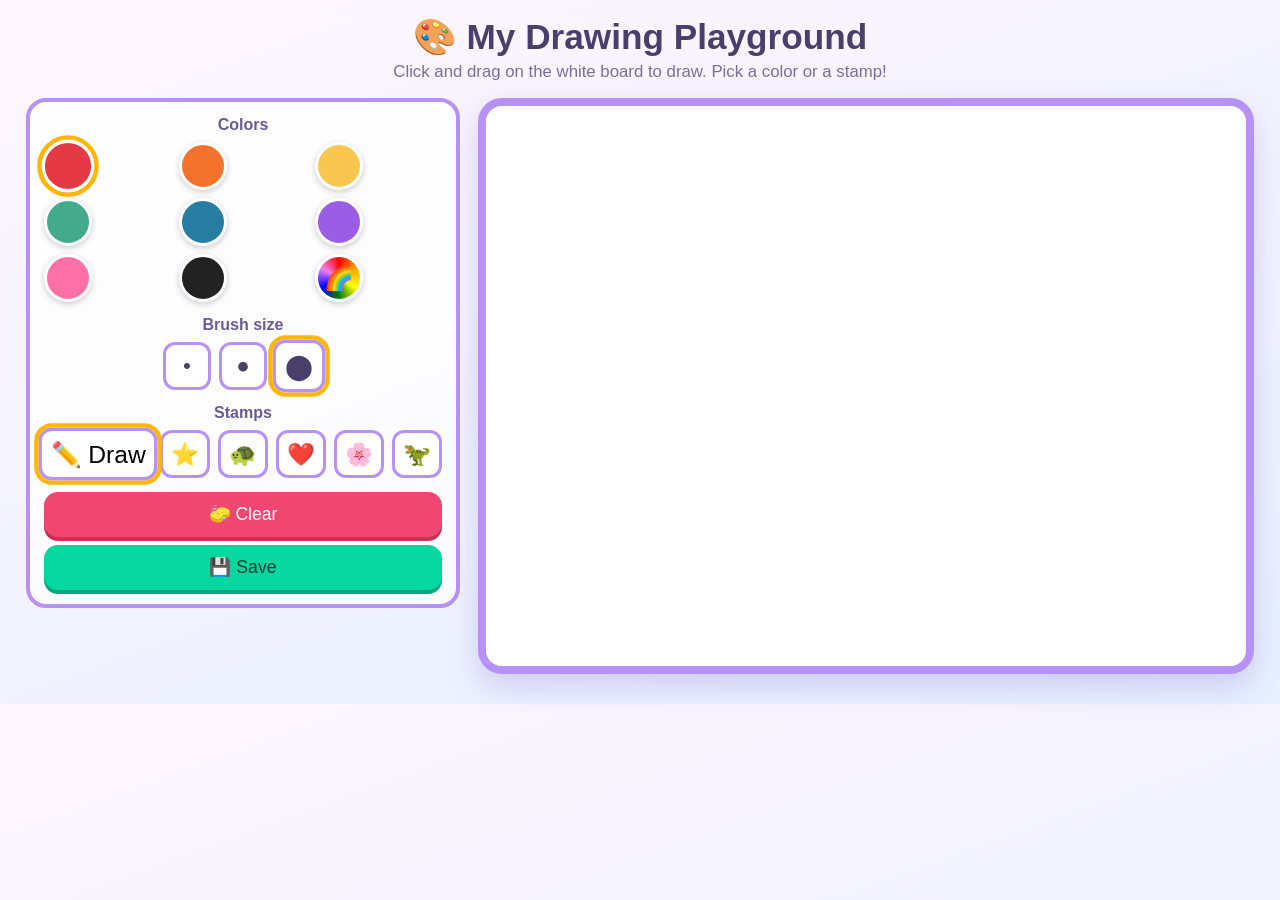
<file: extras/06_browser_playground/web/index.html>
<!doctype html>
<html lang="en">
<head>
<meta charset="utf-8">
<meta name="viewport" content="width=device-width, initial-scale=1">
<title>My Drawing Playground 🎨</title>
<link rel="stylesheet" href="style.css">
</head>
<body>
  <h1>🎨 My Drawing Playground</h1>
  <p class="hint">Click and drag on the white board to draw. Pick a color or a stamp!</p>

  <div class="layout">
    <!-- The color and tool buttons -->
    <div class="toolbar">
      <div class="group">
        <div class="label">Colors</div>
        <div class="swatches">
          <button class="swatch" style="background:#e63946" data-color="#e63946"></button>
          <button class="swatch" style="background:#f3722c" data-color="#f3722c"></button>
          <button class="swatch" style="background:#f9c74f" data-color="#f9c74f"></button>
          <button class="swatch" style="background:#43aa8b" data-color="#43aa8b"></button>
          <button class="swatch" style="background:#277da1" data-color="#277da1"></button>
          <button class="swatch" style="background:#9b5de5" data-color="#9b5de5"></button>
          <button class="swatch" style="background:#ff70a6" data-color="#ff70a6"></button>
          <button class="swatch" style="background:#222222" data-color="#222222"></button>
          <button class="swatch rainbow" data-color="rainbow" title="Rainbow!">🌈</button>
        </div>
      </div>

      <div class="group">
        <div class="label">Brush size</div>
        <div class="sizes">
          <button class="size" data-size="6">•</button>
          <button class="size" data-size="16">●</button>
          <button class="size selected" data-size="30">⬤</button>
        </div>
      </div>

      <div class="group">
        <div class="label">Stamps</div>
        <div class="stamps">
          <button class="stamp" data-stamp="">✏️ Draw</button>
          <button class="stamp" data-stamp="⭐">⭐</button>
          <button class="stamp" data-stamp="🐢">🐢</button>
          <button class="stamp" data-stamp="❤️">❤️</button>
          <button class="stamp" data-stamp="🌸">🌸</button>
          <button class="stamp" data-stamp="🦖">🦖</button>
        </div>
      </div>

      <div class="group">
        <button id="clear" class="big-btn clear">🧽 Clear</button>
        <button id="save" class="big-btn save">💾 Save</button>
      </div>
    </div>

    <!-- The drawing board -->
    <canvas id="board" width="760" height="560"></canvas>
  </div>

  <script src="playground.js"></script>
</body>
</html>
</file>
<file: extras/06_browser_playground/web/style.css>
/* Friendly, playful styling for the drawing playground. */

html, body {
  margin: 0;
  padding: 0;
  font-family: "Comic Sans MS", "Chalkboard SE", "Trebuchet MS", sans-serif;
  background: linear-gradient(160deg, #fef6ff, #e7f0ff);
  color: #4a3f6b;
  text-align: center;
}

h1 {
  font-size: 2.2rem;
  margin: 16px 0 4px;
}

.hint {
  margin: 0 0 16px;
  color: #7a6f9b;
  font-size: 1.05rem;
}

.layout {
  display: flex;
  gap: 18px;
  justify-content: center;
  align-items: flex-start;
  flex-wrap: wrap;
  padding: 0 12px 30px;
}

.toolbar {
  display: flex;
  flex-direction: column;
  gap: 14px;
  background: #ffffffcc;
  border: 4px solid #b692f6;
  border-radius: 20px;
  padding: 14px;
  min-width: 200px;
}

.group { display: flex; flex-direction: column; gap: 8px; }

.label {
  font-size: 1rem;
  font-weight: bold;
  color: #6b5b95;
}

.swatches {
  display: grid;
  grid-template-columns: repeat(3, 1fr);
  gap: 8px;
}

.swatch {
  width: 48px;
  height: 48px;
  border-radius: 50%;
  border: 3px solid #fff;
  box-shadow: 0 2px 6px rgba(0,0,0,.2);
  cursor: pointer;
  font-size: 1.5rem;
  line-height: 1;
}

.swatch.rainbow {
  background: conic-gradient(red, orange, yellow, green, blue, violet, red);
}

.swatch.selected,
.size.selected,
.stamp.selected {
  outline: 4px solid #ffb703;
  transform: scale(1.1);
}

.sizes, .stamps {
  display: flex;
  flex-wrap: wrap;
  gap: 8px;
  justify-content: center;
}

.size {
  width: 48px;
  height: 48px;
  border-radius: 12px;
  border: 3px solid #b692f6;
  background: #fff;
  cursor: pointer;
  font-size: 1.4rem;
  color: #4a3f6b;
}

.stamp {
  min-width: 48px;
  height: 48px;
  border-radius: 12px;
  border: 3px solid #b692f6;
  background: #fff;
  cursor: pointer;
  font-size: 1.4rem;
  padding: 0 8px;
}

.big-btn {
  font-family: inherit;
  font-size: 1.1rem;
  padding: 12px;
  border: none;
  border-radius: 14px;
  cursor: pointer;
  color: #fff;
}

.big-btn.clear { background: #ef476f; box-shadow: 0 4px 0 #c43356; }
.big-btn.save  { background: #06d6a0; box-shadow: 0 4px 0 #04a87c; color:#073b30; }
.big-btn:active { transform: translateY(3px); box-shadow: none; }

#board {
  background: #ffffff;
  border: 8px solid #b692f6;
  border-radius: 24px;
  box-shadow: 0 12px 30px rgba(120, 90, 200, .25);
  cursor: crosshair;
  touch-action: none;        /* let kids draw on tablets without scrolling */
  max-width: 92vw;
  height: auto;
}
</file>
